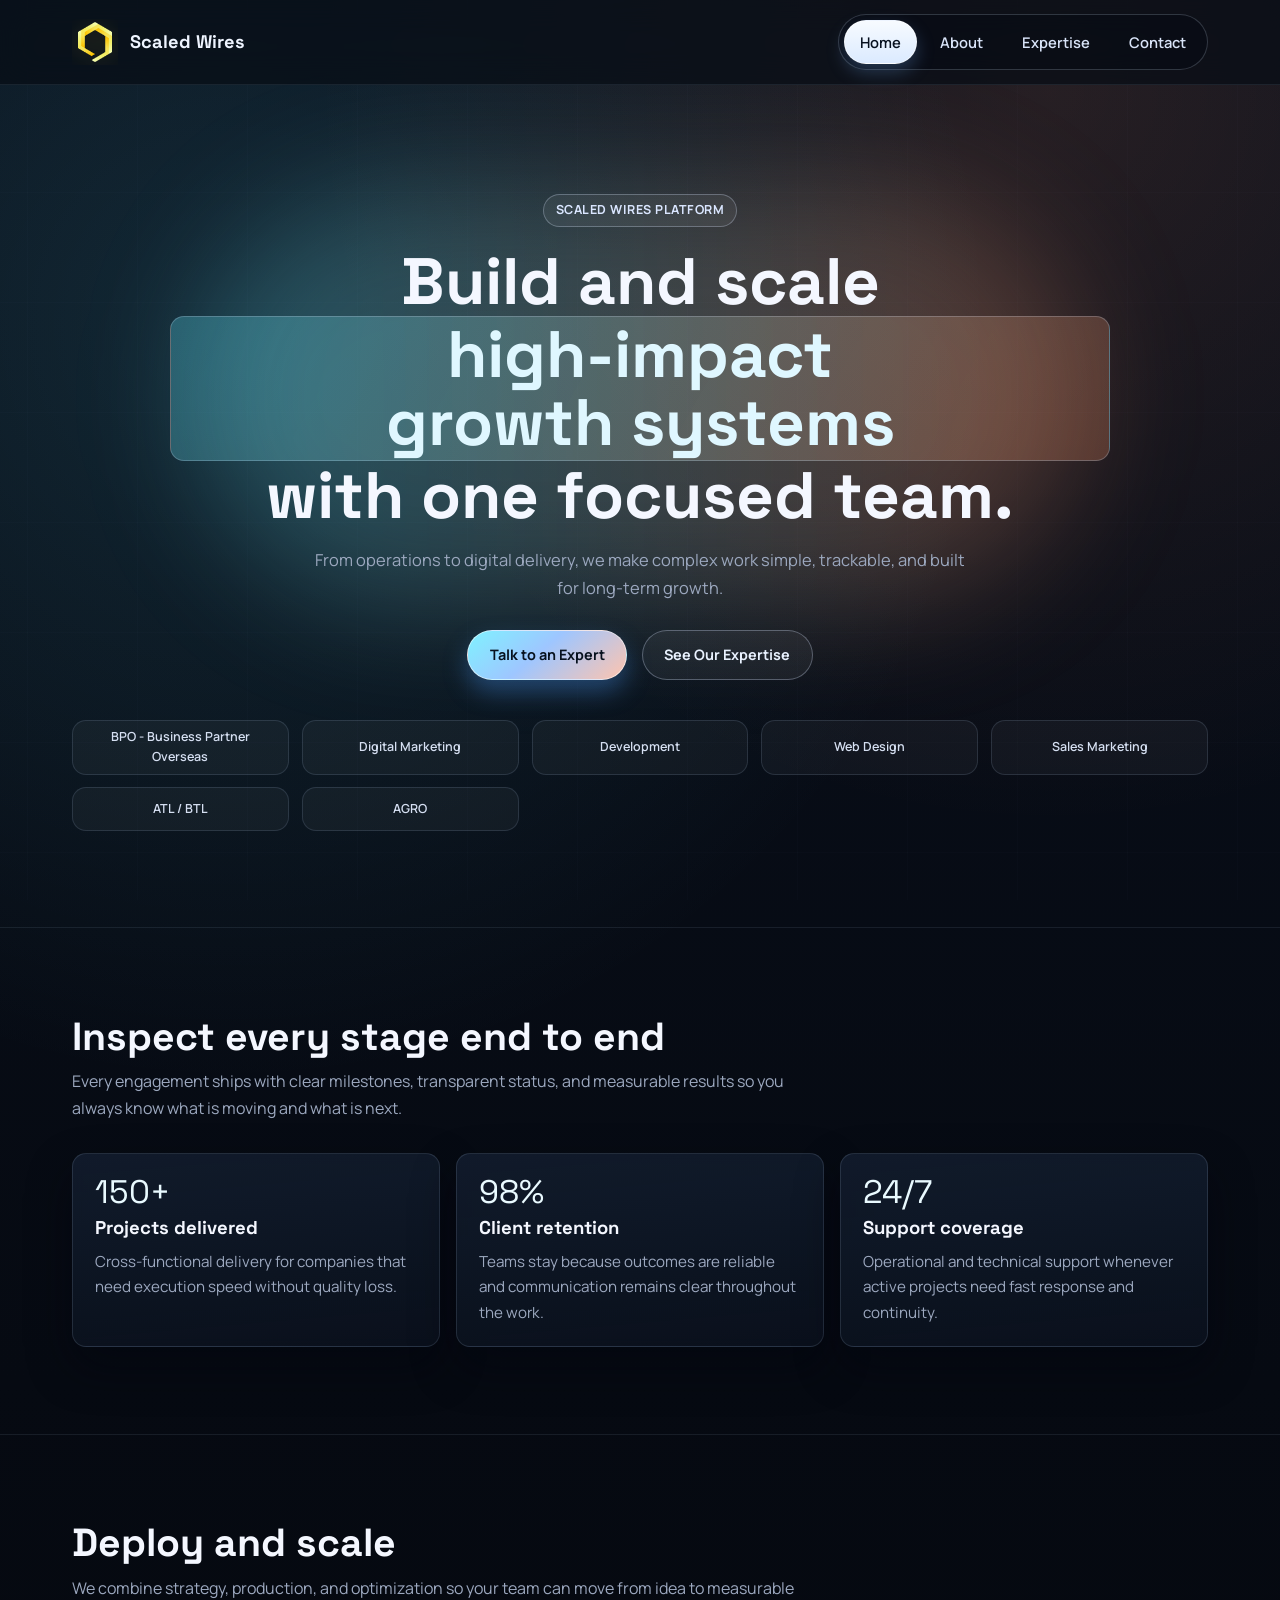
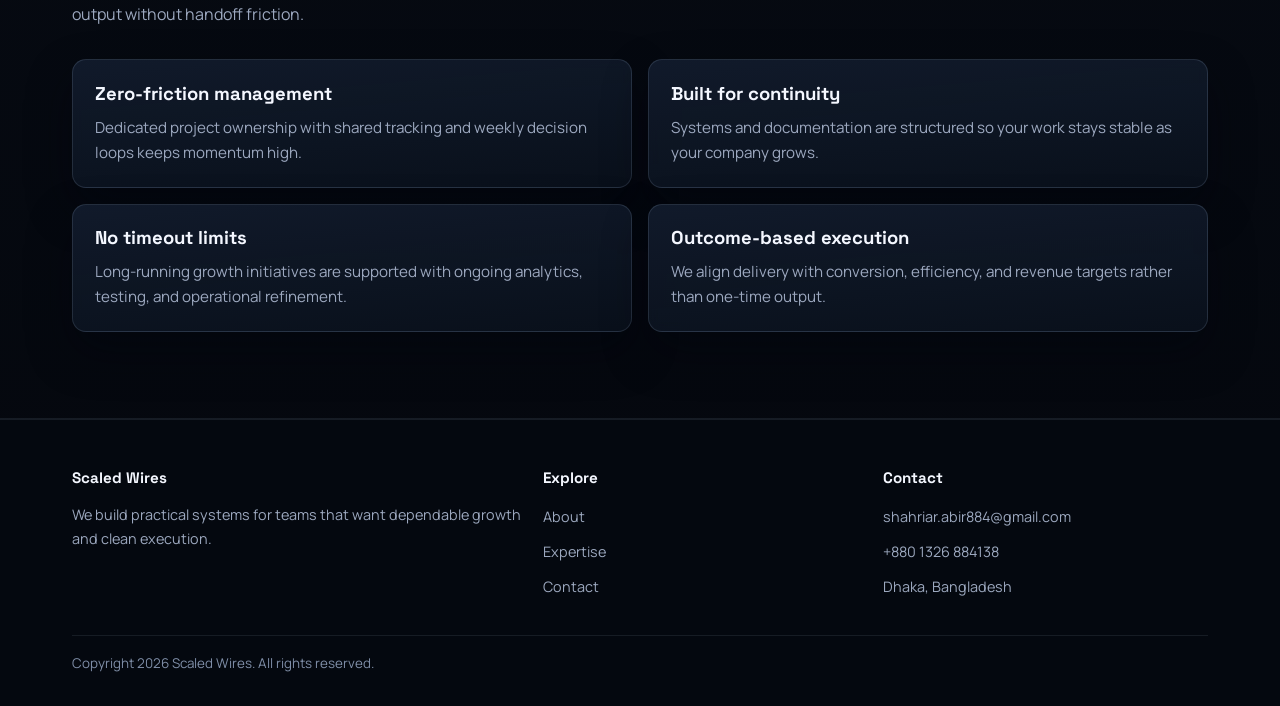
<file: index.html>
<!DOCTYPE html>
<html lang="en">
<head>
    <meta charset="UTF-8">
    <meta name="viewport" content="width=device-width, initial-scale=1.0">
    <title>Scaled Wires</title>
    <link rel="stylesheet" href="styles.css">
    <link rel="icon" type="image/png" href="photos/scaled wire.png">
</head>
<body>
    <header>
        <div class="container">
            <nav>
                <a class="logo" href="index.html"><span class="logo-mark" aria-hidden="true"><img src="photos/scaled wire.png" alt=""></span><span class="logo-text">Scaled Wires</span></a>
                <ul class="nav-links">
                    <li><a class="active" href="index.html">Home</a></li>
                    <li><a href="about.html">About</a></li>
                    <li><a href="expertise.html">Expertise</a></li>
                    <li><a href="contact.html">Contact</a></li>
                </ul>
            </nav>
        </div>
    </header>

    <main>
        <section class="hero section">
            <div class="container">
                <span class="eyebrow">Scaled Wires Platform</span>
                <h1>Build and scale <span class="highlight">high-impact growth systems</span> with one focused team.</h1>
                <p>From operations to digital delivery, we make complex work simple, trackable, and built for long-term growth.</p>
                <div class="button-row">
                    <a class="btn btn-primary" href="contact.html">Talk to an Expert</a>
                    <a class="btn btn-secondary" href="expertise.html">See Our Expertise</a>
                </div>
                <div class="logo-row scroll-animation">
                    <div class="logo-chip">BPO - Business Partner Overseas</div>
                    <div class="logo-chip">Digital Marketing</div>
                    <div class="logo-chip">Development</div>
                    <div class="logo-chip">Web Design</div>
                    <div class="logo-chip">Sales Marketing</div>
                    <div class="logo-chip">ATL / BTL</div>
                    <div class="logo-chip">AGRO</div>
                </div>
            </div>
        </section>

        <section class="section">
            <div class="container">
                <div class="section-head scroll-animation">
                    <h2>Inspect every stage end to end</h2>
                    <p>Every engagement ships with clear milestones, transparent status, and measurable results so you always know what is moving and what is next.</p>
                </div>
                <div class="grid-3">
                    <article class="card scroll-animation">
                        <div class="stat">150+</div>
                        <h3>Projects delivered</h3>
                        <p>Cross-functional delivery for companies that need execution speed without quality loss.</p>
                    </article>
                    <article class="card scroll-animation">
                        <div class="stat">98%</div>
                        <h3>Client retention</h3>
                        <p>Teams stay because outcomes are reliable and communication remains clear throughout the work.</p>
                    </article>
                    <article class="card scroll-animation">
                        <div class="stat">24/7</div>
                        <h3>Support coverage</h3>
                        <p>Operational and technical support whenever active projects need fast response and continuity.</p>
                    </article>
                </div>
            </div>
        </section>

        <section class="section">
            <div class="container">
                <div class="section-head scroll-animation">
                    <h2>Deploy and scale</h2>
                    <p>We combine strategy, production, and optimization so your team can move from idea to measurable output without handoff friction.</p>
                </div>
                <div class="grid-2">
                    <article class="card scroll-animation">
                        <h3>Zero-friction management</h3>
                        <p>Dedicated project ownership with shared tracking and weekly decision loops keeps momentum high.</p>
                    </article>
                    <article class="card scroll-animation">
                        <h3>Built for continuity</h3>
                        <p>Systems and documentation are structured so your work stays stable as your company grows.</p>
                    </article>
                    <article class="card scroll-animation">
                        <h3>No timeout limits</h3>
                        <p>Long-running growth initiatives are supported with ongoing analytics, testing, and operational refinement.</p>
                    </article>
                    <article class="card scroll-animation">
                        <h3>Outcome-based execution</h3>
                        <p>We align delivery with conversion, efficiency, and revenue targets rather than one-time output.</p>
                    </article>
                </div>
            </div>
        </section>
    </main>

    <footer>
        <div class="container">
            <div class="footer-grid">
                <section>
                    <h3 class="footer-title">Scaled Wires</h3>
                    <p class="footer-muted">We build practical systems for teams that want dependable growth and clean execution.</p>
                </section>
                <section>
                    <h3 class="footer-title">Explore</h3>
                    <ul class="footer-links">
                        <li><a href="about.html">About</a></li>
                        <li><a href="expertise.html">Expertise</a></li>
                        <li><a href="contact.html">Contact</a></li>
                    </ul>
                </section>
                <section>
                    <h3 class="footer-title">Contact</h3>
                    <ul class="footer-links">
                        <li><a href="mailto:shahriar.abir884@gmail.com">shahriar.abir884@gmail.com</a></li>
                        <li><a href="tel:+8801326884138">+880 1326 884138</a></li>
                        <li><span class="footer-muted">Dhaka, Bangladesh</span></li>
                    </ul>
                </section>
            </div>
            <div class="footer-bottom">Copyright 2026 Scaled Wires. All rights reserved.</div>
        </div>
    </footer>

    <script>
        const observer = new IntersectionObserver((entries) => {
            entries.forEach((entry) => {
                if (entry.isIntersecting) {
                    entry.target.classList.add("visible");
                    observer.unobserve(entry.target);
                }
            });
        }, { threshold: 0.15 });

        document.querySelectorAll(".scroll-animation").forEach((element) => observer.observe(element));
    </script>
</body>
</html>
</file>
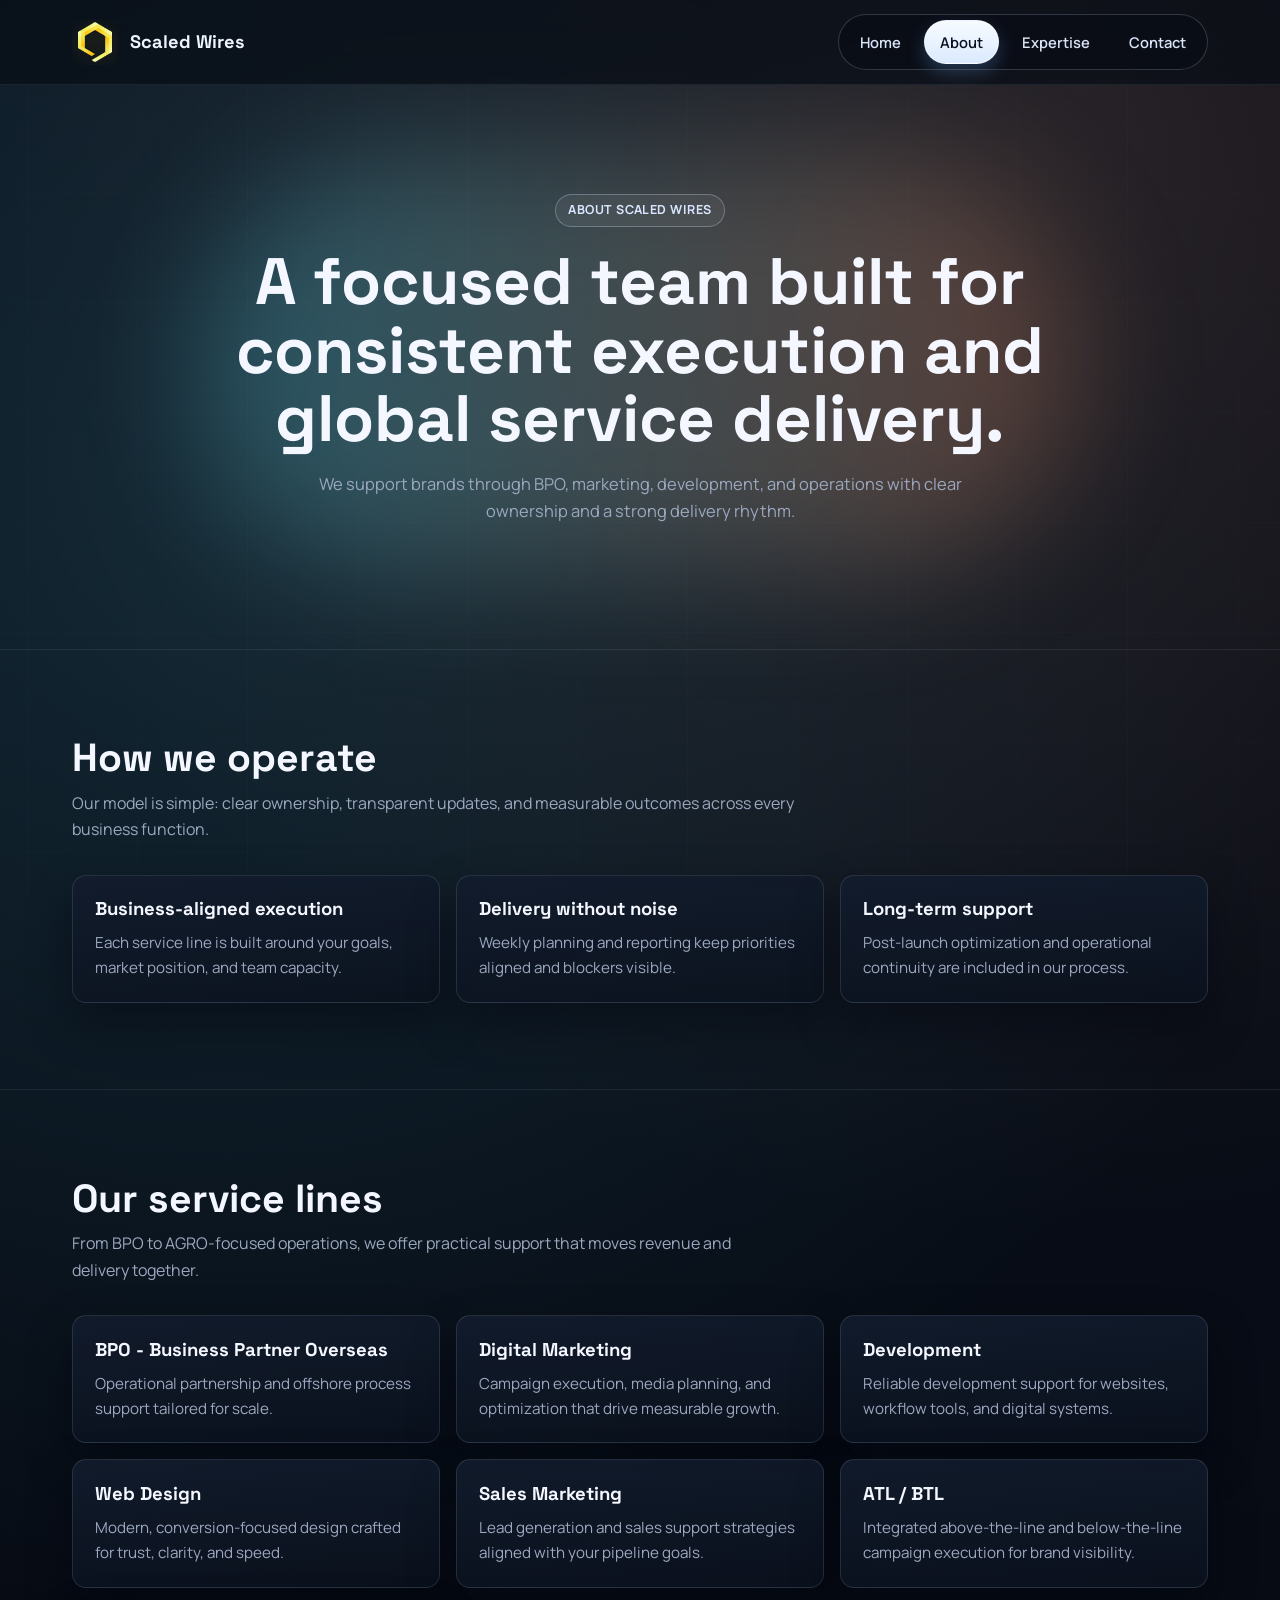
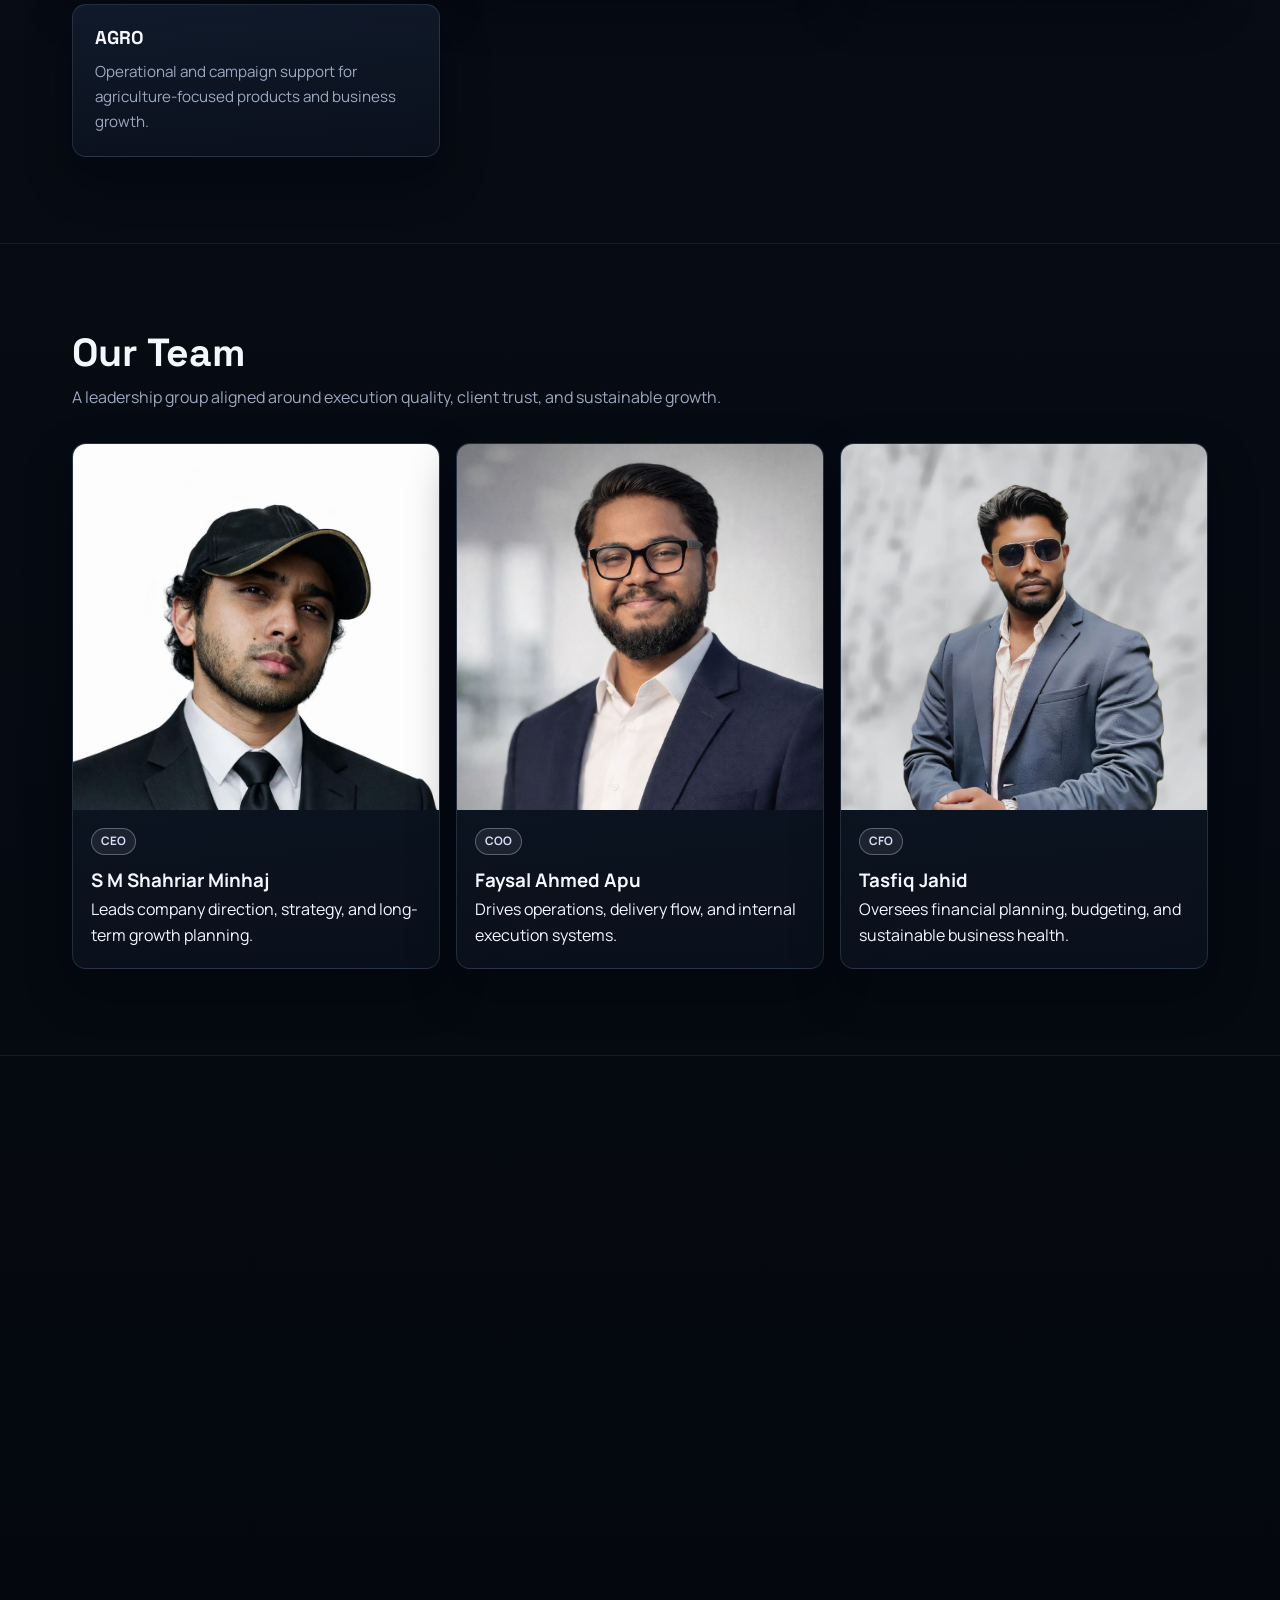
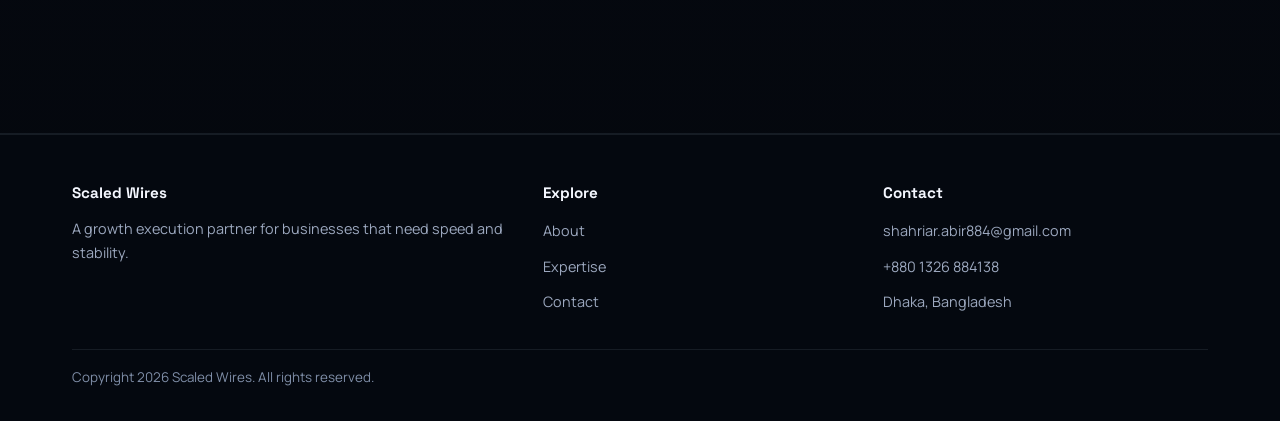
<file: about.html>
<!DOCTYPE html>
<html lang="en">
<head>
    <meta charset="UTF-8">
    <meta name="viewport" content="width=device-width, initial-scale=1.0">
    <title>About - Scaled Wires</title>
    <link rel="stylesheet" href="styles.css">
    <link rel="icon" type="image/png" href="photos/scaled wire.png">
</head>
<body>
    <header>
        <div class="container">
            <nav>
                <a class="logo" href="index.html"><span class="logo-mark" aria-hidden="true"><img src="photos/scaled wire.png" alt=""></span><span class="logo-text">Scaled Wires</span></a>
                <ul class="nav-links">
                    <li><a href="index.html">Home</a></li>
                    <li><a class="active" href="about.html">About</a></li>
                    <li><a href="expertise.html">Expertise</a></li>
                    <li><a href="contact.html">Contact</a></li>
                </ul>
            </nav>
        </div>
    </header>

    <main>
        <section class="hero section">
            <div class="container">
                <span class="eyebrow">About Scaled Wires</span>
                <h1>A focused team built for consistent execution and global service delivery.</h1>
                <p>We support brands through BPO, marketing, development, and operations with clear ownership and a strong delivery rhythm.</p>
            </div>
        </section>

        <section class="section">
            <div class="container">
                <div class="section-head scroll-animation">
                    <h2>How we operate</h2>
                    <p>Our model is simple: clear ownership, transparent updates, and measurable outcomes across every business function.</p>
                </div>
                <div class="grid-3">
                    <article class="card scroll-animation">
                        <h3>Business-aligned execution</h3>
                        <p>Each service line is built around your goals, market position, and team capacity.</p>
                    </article>
                    <article class="card scroll-animation">
                        <h3>Delivery without noise</h3>
                        <p>Weekly planning and reporting keep priorities aligned and blockers visible.</p>
                    </article>
                    <article class="card scroll-animation">
                        <h3>Long-term support</h3>
                        <p>Post-launch optimization and operational continuity are included in our process.</p>
                    </article>
                </div>
            </div>
        </section>

        <section class="section">
            <div class="container">
                <div class="section-head scroll-animation">
                    <h2>Our service lines</h2>
                    <p>From BPO to AGRO-focused operations, we offer practical support that moves revenue and delivery together.</p>
                </div>
                <div class="grid-3">
                    <article class="card scroll-animation">
                        <h3>BPO - Business Partner Overseas</h3>
                        <p>Operational partnership and offshore process support tailored for scale.</p>
                    </article>
                    <article class="card scroll-animation">
                        <h3>Digital Marketing</h3>
                        <p>Campaign execution, media planning, and optimization that drive measurable growth.</p>
                    </article>
                    <article class="card scroll-animation">
                        <h3>Development</h3>
                        <p>Reliable development support for websites, workflow tools, and digital systems.</p>
                    </article>
                    <article class="card scroll-animation">
                        <h3>Web Design</h3>
                        <p>Modern, conversion-focused design crafted for trust, clarity, and speed.</p>
                    </article>
                    <article class="card scroll-animation">
                        <h3>Sales Marketing</h3>
                        <p>Lead generation and sales support strategies aligned with your pipeline goals.</p>
                    </article>
                    <article class="card scroll-animation">
                        <h3>ATL / BTL</h3>
                        <p>Integrated above-the-line and below-the-line campaign execution for brand visibility.</p>
                    </article>
                    <article class="card scroll-animation">
                        <h3>AGRO</h3>
                        <p>Operational and campaign support for agriculture-focused products and business growth.</p>
                    </article>
                </div>
            </div>
        </section>

        <section class="section">
            <div class="container">
                <div class="section-head scroll-animation">
                    <h2>Our Team</h2>
                    <p>A leadership group aligned around execution quality, client trust, and sustainable growth.</p>
                </div>
                <div class="team-grid">
                    <article class="team-card scroll-animation">
                        <img class="team-photo team-photo-ceo" src="photos/S M Shahriar Minhaj — CEO.jpeg" alt="S M Shahriar Minhaj">
                        <div class="team-body">
                            <span class="team-role">CEO</span>
                            <h3>S M Shahriar Minhaj</h3>
                            <p>Leads company direction, strategy, and long-term growth planning.</p>
                        </div>
                    </article>
                    <article class="team-card scroll-animation">
                        <img class="team-photo" src="photos/Faysal Ahmed Apu — COO.jpeg" alt="Faysal Ahmed Apu">
                        <div class="team-body">
                            <span class="team-role">COO</span>
                            <h3>Faysal Ahmed Apu</h3>
                            <p>Drives operations, delivery flow, and internal execution systems.</p>
                        </div>
                    </article>
                    <article class="team-card scroll-animation">
                        <img class="team-photo" src="photos/Tasfiq Jahid — CFO.png" alt="Tasfiq Jahid">
                        <div class="team-body">
                            <span class="team-role">CFO</span>
                            <h3>Tasfiq Jahid</h3>
                            <p>Oversees financial planning, budgeting, and sustainable business health.</p>
                        </div>
                    </article>
                </div>
            </div>
        </section>

        <section class="section">
            <div class="container">
                <div class="section-head scroll-animation">
                    <h2>Our partners</h2>
                    <p>Trusted partners we collaborate with across property, automotive, services, and business operations.</p>
                </div>
                <div class="partners-grid">
                    <article class="partner-card scroll-animation">
                        <h3>Golden Gates Home Solution</h3>
                    </article>
                    <article class="partner-card scroll-animation">
                        <h3>Coral Coast Property LLC</h3>
                    </article>
                    <article class="partner-card scroll-animation">
                        <h3>AJ &amp; Sons Services</h3>
                    </article>
                    <article class="partner-card scroll-animation">
                        <h3>WAR3</h3>
                    </article>
                    <article class="partner-card scroll-animation">
                        <h3>LNB Auto Mobiles</h3>
                    </article>
                </div>
            </div>
        </section>
    </main>

    <footer>
        <div class="container">
            <div class="footer-grid">
                <section>
                    <h3 class="footer-title">Scaled Wires</h3>
                    <p class="footer-muted">A growth execution partner for businesses that need speed and stability.</p>
                </section>
                <section>
                    <h3 class="footer-title">Explore</h3>
                    <ul class="footer-links">
                        <li><a href="about.html">About</a></li>
                        <li><a href="expertise.html">Expertise</a></li>
                        <li><a href="contact.html">Contact</a></li>
                    </ul>
                </section>
                <section>
                    <h3 class="footer-title">Contact</h3>
                    <ul class="footer-links">
                        <li><a href="mailto:shahriar.abir884@gmail.com">shahriar.abir884@gmail.com</a></li>
                        <li><a href="tel:+8801326884138">+880 1326 884138</a></li>
                        <li><span class="footer-muted">Dhaka, Bangladesh</span></li>
                    </ul>
                </section>
            </div>
            <div class="footer-bottom">Copyright 2026 Scaled Wires. All rights reserved.</div>
        </div>
    </footer>

    <script>
        const observer = new IntersectionObserver((entries) => {
            entries.forEach((entry) => {
                if (entry.isIntersecting) {
                    entry.target.classList.add("visible");
                    observer.unobserve(entry.target);
                }
            });
        }, { threshold: 0.15 });

        document.querySelectorAll(".scroll-animation").forEach((element) => observer.observe(element));
    </script>
</body>
</html>
</file>
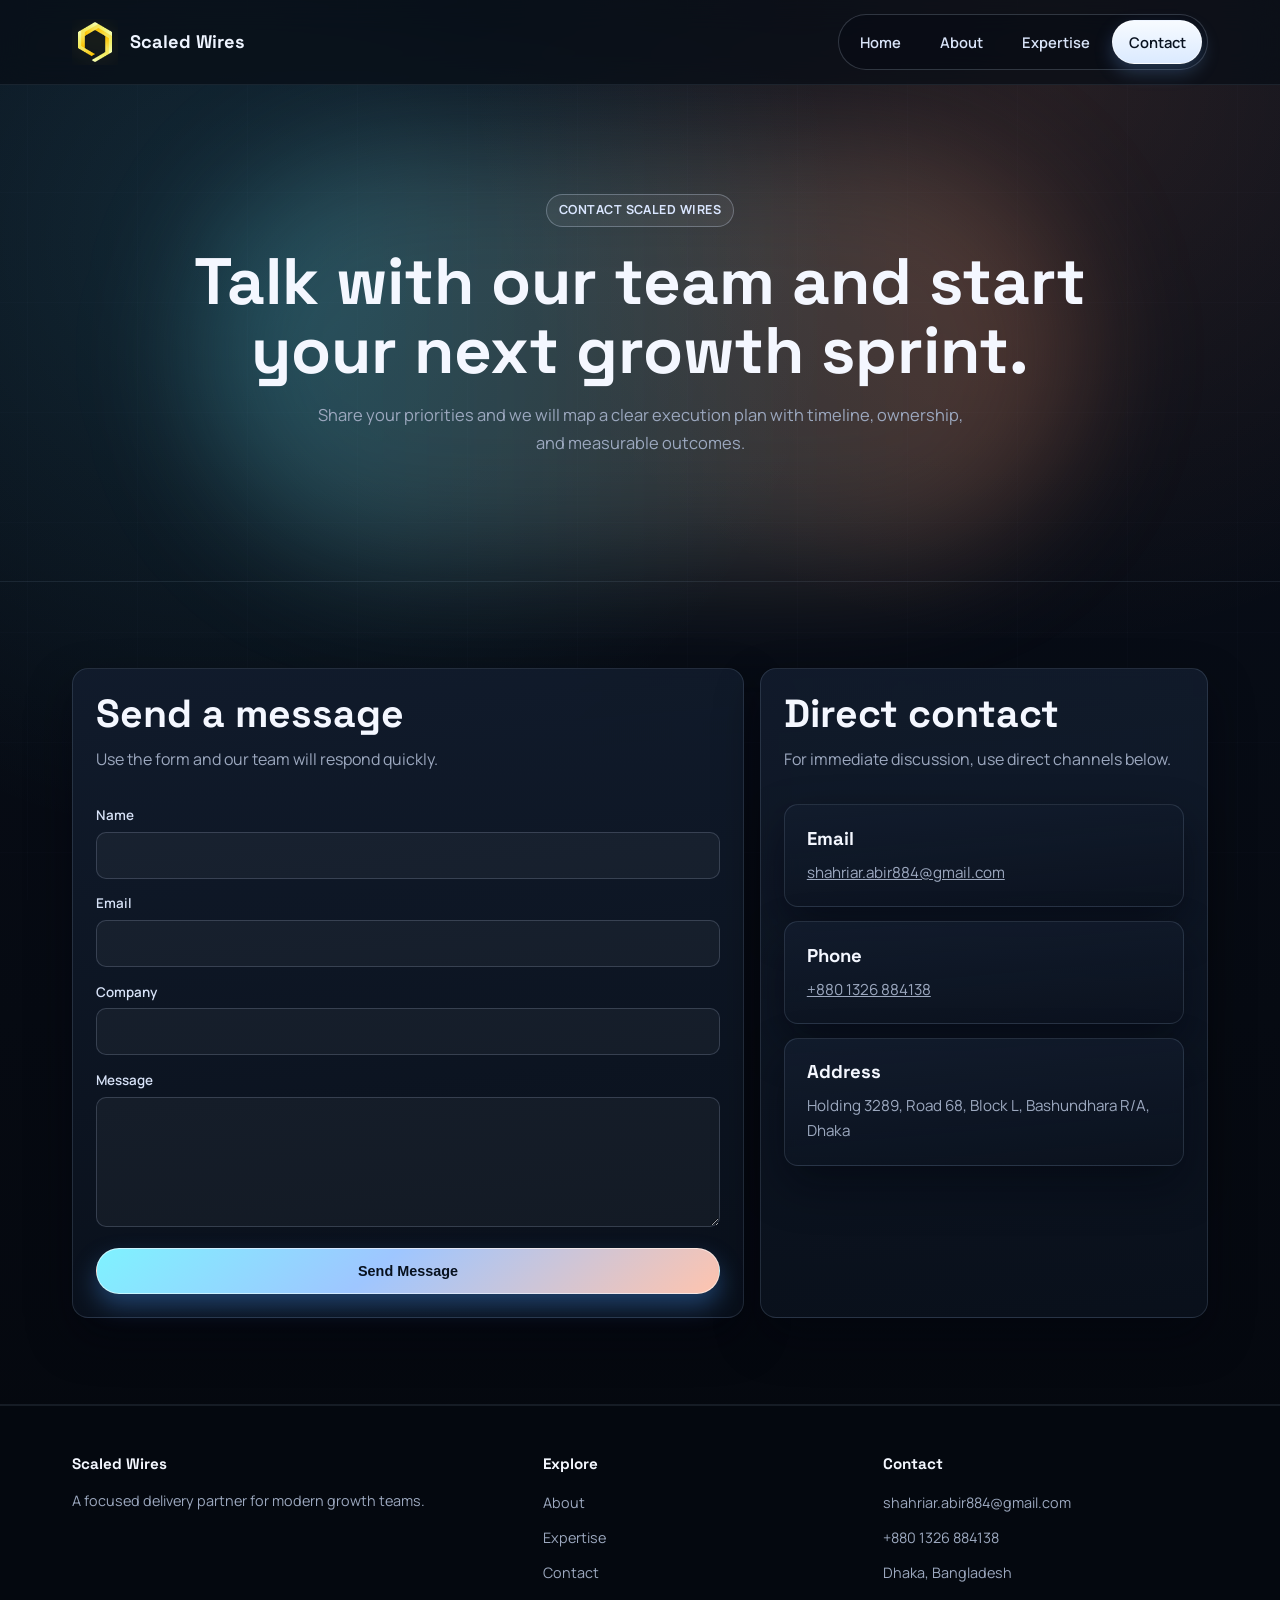
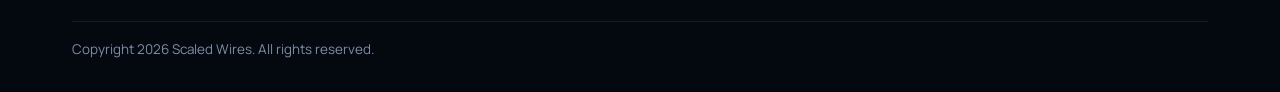
<file: contact.html>
<!DOCTYPE html>
<html lang="en">
<head>
    <meta charset="UTF-8">
    <meta name="viewport" content="width=device-width, initial-scale=1.0">
    <title>Contact - Scaled Wires</title>
    <link rel="stylesheet" href="styles.css">
    <link rel="icon" type="image/png" href="photos/scaled wire.png">
</head>
<body>
    <header>
        <div class="container">
            <nav>
                <a class="logo" href="index.html"><span class="logo-mark" aria-hidden="true"><img src="photos/scaled wire.png" alt=""></span><span class="logo-text">Scaled Wires</span></a>
                <ul class="nav-links">
                    <li><a href="index.html">Home</a></li>
                    <li><a href="about.html">About</a></li>
                    <li><a href="expertise.html">Expertise</a></li>
                    <li><a class="active" href="contact.html">Contact</a></li>
                </ul>
            </nav>
        </div>
    </header>

    <main>
        <section class="hero section">
            <div class="container">
                <span class="eyebrow">Contact Scaled Wires</span>
                <h1>Talk with our team and start your next growth sprint.</h1>
                <p>Share your priorities and we will map a clear execution plan with timeline, ownership, and measurable outcomes.</p>
            </div>
        </section>

        <section class="section">
            <div class="container">
                <div class="contact-grid">
                    <article class="panel scroll-animation">
                        <div class="section-head">
                            <h2>Send a message</h2>
                            <p>Use the form and our team will respond quickly.</p>
                        </div>
                        <form class="form-grid" id="contactForm">
                            <div>
                                <label for="name">Name</label>
                                <input id="name" name="name" type="text" required>
                            </div>
                            <div>
                                <label for="email">Email</label>
                                <input id="email" name="email" type="email" required>
                            </div>
                            <div>
                                <label for="company">Company</label>
                                <input id="company" name="company" type="text">
                            </div>
                            <div>
                                <label for="message">Message</label>
                                <textarea id="message" name="message" required></textarea>
                            </div>
                            <button class="btn btn-primary" type="submit">Send Message</button>
                        </form>
                    </article>
                    <article class="panel scroll-animation">
                        <div class="section-head">
                            <h2>Direct contact</h2>
                            <p>For immediate discussion, use direct channels below.</p>
                        </div>
                        <div class="form-grid">
                            <div class="card">
                                <h3>Email</h3>
                                <p><a href="mailto:shahriar.abir884@gmail.com">shahriar.abir884@gmail.com</a></p>
                            </div>
                            <div class="card">
                                <h3>Phone</h3>
                                <p><a href="tel:+8801326884138">+880 1326 884138</a></p>
                            </div>
                            <div class="card">
                                <h3>Address</h3>
                                <p>Holding 3289, Road 68, Block L, Bashundhara R/A, Dhaka</p>
                            </div>
                        </div>
                    </article>
                </div>
            </div>
        </section>
    </main>

    <footer>
        <div class="container">
            <div class="footer-grid">
                <section>
                    <h3 class="footer-title">Scaled Wires</h3>
                    <p class="footer-muted">A focused delivery partner for modern growth teams.</p>
                </section>
                <section>
                    <h3 class="footer-title">Explore</h3>
                    <ul class="footer-links">
                        <li><a href="about.html">About</a></li>
                        <li><a href="expertise.html">Expertise</a></li>
                        <li><a href="contact.html">Contact</a></li>
                    </ul>
                </section>
                <section>
                    <h3 class="footer-title">Contact</h3>
                    <ul class="footer-links">
                        <li><a href="mailto:shahriar.abir884@gmail.com">shahriar.abir884@gmail.com</a></li>
                        <li><a href="tel:+8801326884138">+880 1326 884138</a></li>
                        <li><span class="footer-muted">Dhaka, Bangladesh</span></li>
                    </ul>
                </section>
            </div>
            <div class="footer-bottom">Copyright 2026 Scaled Wires. All rights reserved.</div>
        </div>
    </footer>

    <script>
        document.getElementById("contactForm").addEventListener("submit", function(event) {
            event.preventDefault();
            alert("Thanks. Your message has been sent.");
            this.reset();
        });

        const observer = new IntersectionObserver((entries) => {
            entries.forEach((entry) => {
                if (entry.isIntersecting) {
                    entry.target.classList.add("visible");
                    observer.unobserve(entry.target);
                }
            });
        }, { threshold: 0.15 });

        document.querySelectorAll(".scroll-animation").forEach((element) => observer.observe(element));
    </script>
</body>
</html>
</file>
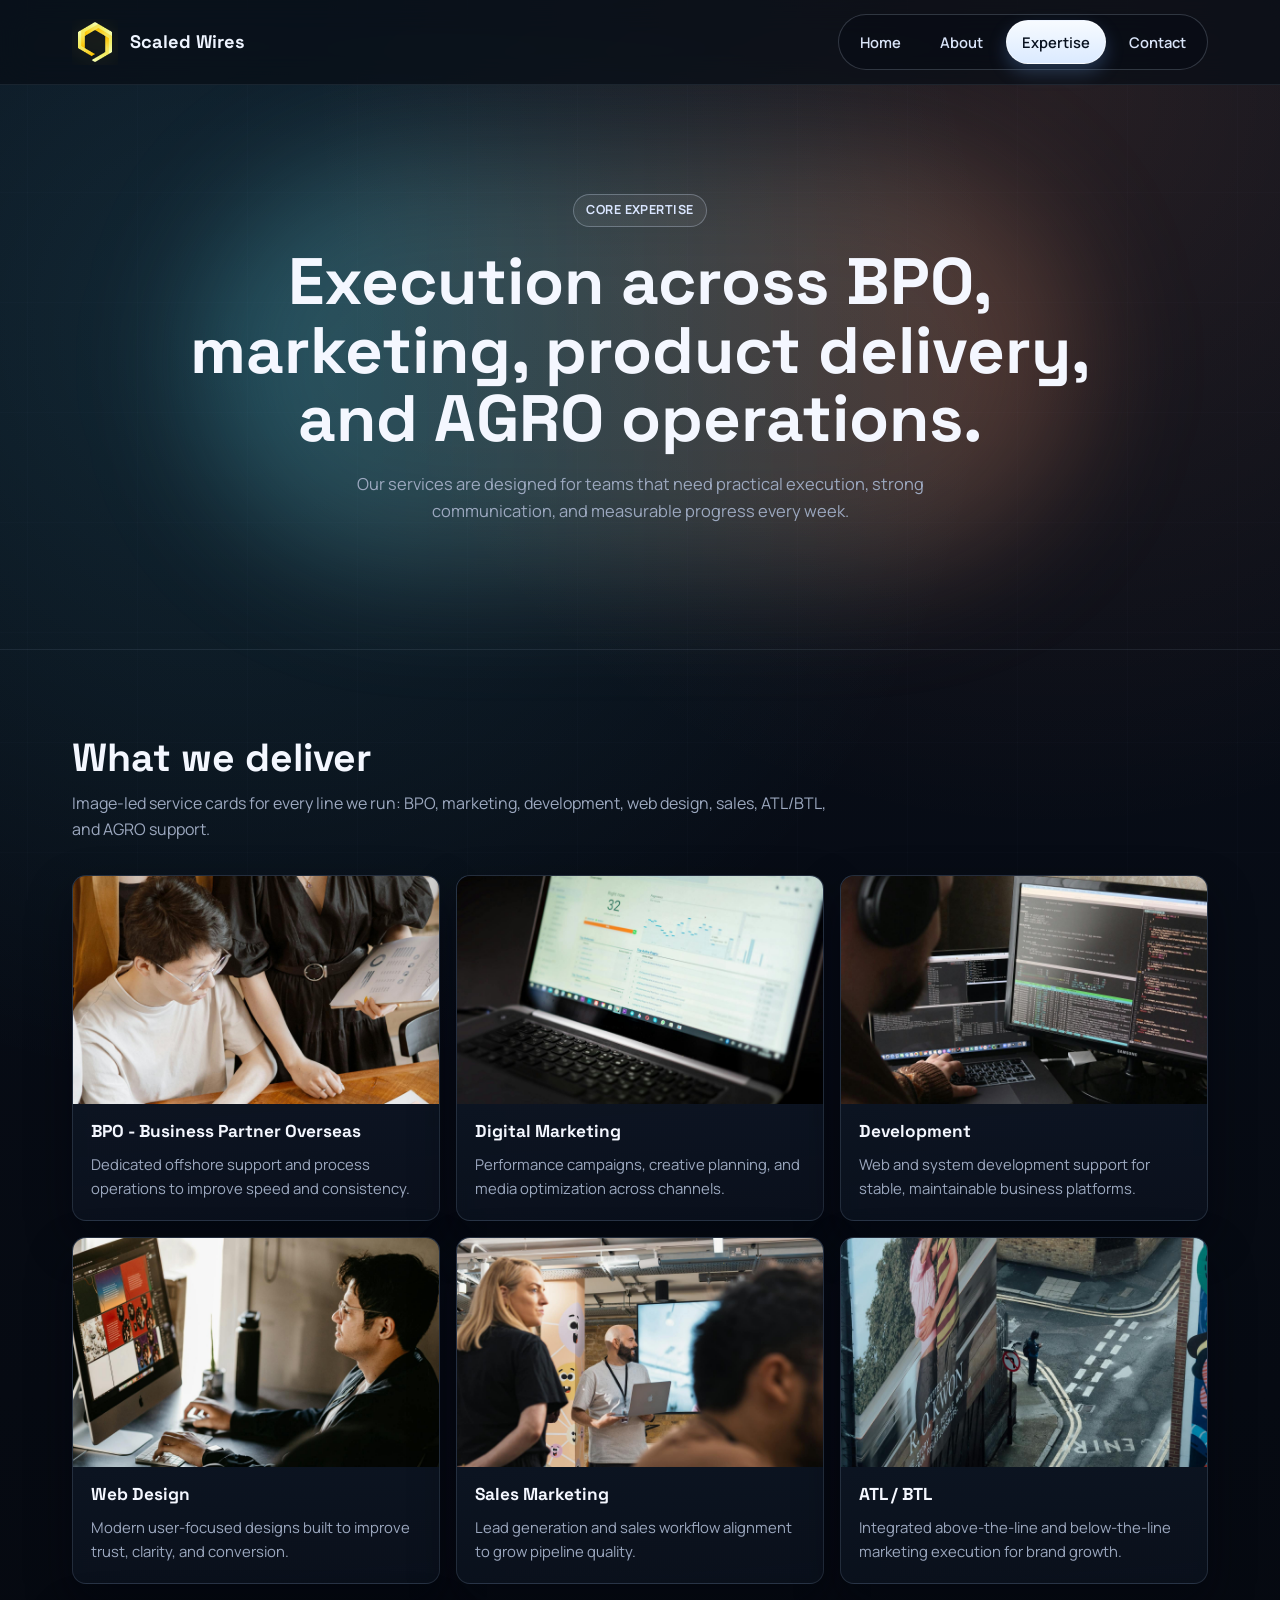
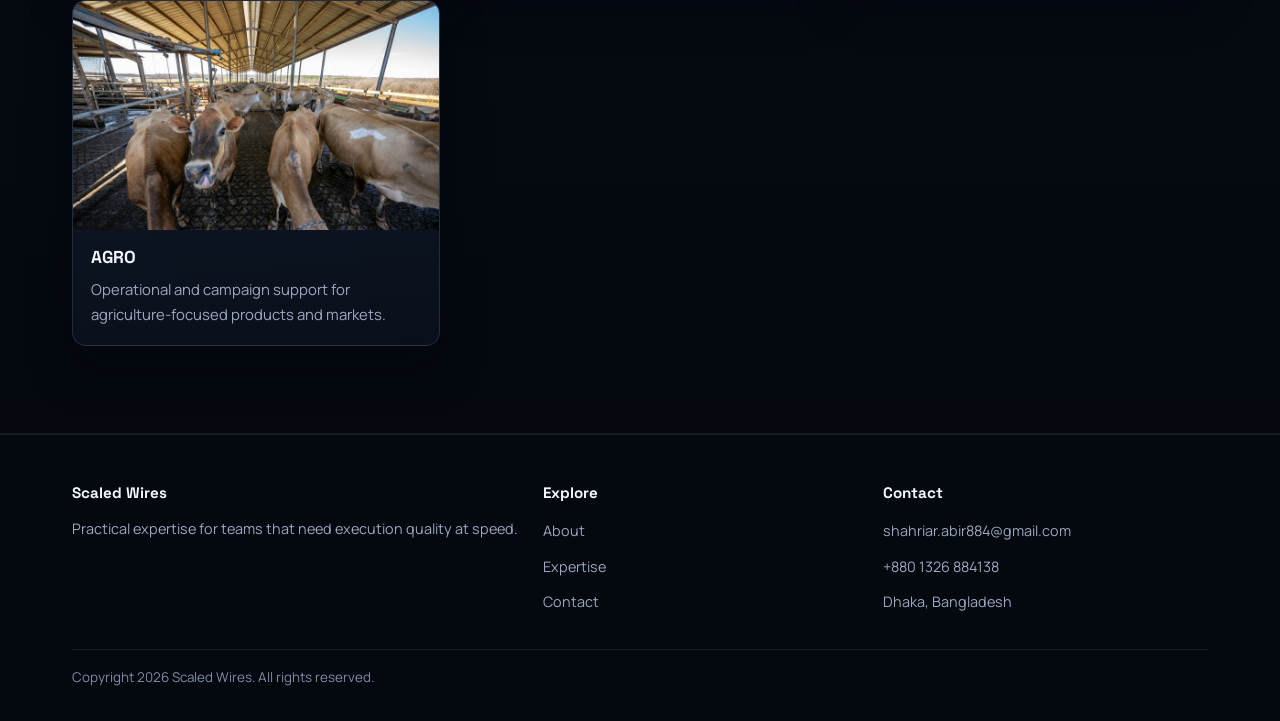
<file: expertise.html>
<!DOCTYPE html>
<html lang="en">
<head>
    <meta charset="UTF-8">
    <meta name="viewport" content="width=device-width, initial-scale=1.0">
    <title>Expertise - Scaled Wires</title>
    <link rel="stylesheet" href="styles.css">
    <link rel="icon" type="image/png" href="photos/scaled wire.png">
</head>
<body>
    <header>
        <div class="container">
            <nav>
                <a class="logo" href="index.html"><span class="logo-mark" aria-hidden="true"><img src="photos/scaled wire.png" alt=""></span><span class="logo-text">Scaled Wires</span></a>
                <ul class="nav-links">
                    <li><a href="index.html">Home</a></li>
                    <li><a href="about.html">About</a></li>
                    <li><a class="active" href="expertise.html">Expertise</a></li>
                    <li><a href="contact.html">Contact</a></li>
                </ul>
            </nav>
        </div>
    </header>

    <main>
        <section class="hero section">
            <div class="container">
                <span class="eyebrow">Core Expertise</span>
                <h1>Execution across BPO, marketing, product delivery, and AGRO operations.</h1>
                <p>Our services are designed for teams that need practical execution, strong communication, and measurable progress every week.</p>
            </div>
        </section>

        <section class="section">
            <div class="container">
                <div class="section-head scroll-animation">
                    <h2>What we deliver</h2>
                    <p>Image-led service cards for every line we run: BPO, marketing, development, web design, sales, ATL/BTL, and AGRO support.</p>
                </div>
                <div class="service-grid">
                    <article class="service-card scroll-animation">
                        <img class="service-image" src="photos/bpo-business-partner-overseas.jpg" alt="BPO service">
                        <div class="service-body">
                            <h3>BPO - Business Partner Overseas</h3>
                            <p>Dedicated offshore support and process operations to improve speed and consistency.</p>
                        </div>
                    </article>
                    <article class="service-card scroll-animation">
                        <img class="service-image" src="photos/digital-marketing.jpg" alt="Digital marketing service">
                        <div class="service-body">
                            <h3>Digital Marketing</h3>
                            <p>Performance campaigns, creative planning, and media optimization across channels.</p>
                        </div>
                    </article>
                    <article class="service-card scroll-animation">
                        <img class="service-image" src="photos/development.jpg" alt="Development service">
                        <div class="service-body">
                            <h3>Development</h3>
                            <p>Web and system development support for stable, maintainable business platforms.</p>
                        </div>
                    </article>
                    <article class="service-card scroll-animation">
                        <img class="service-image" src="photos/web-design.jpg" alt="Web design service">
                        <div class="service-body">
                            <h3>Web Design</h3>
                            <p>Modern user-focused designs built to improve trust, clarity, and conversion.</p>
                        </div>
                    </article>
                    <article class="service-card scroll-animation">
                        <img class="service-image" src="photos/sales-marketing.jpg" alt="Sales marketing service">
                        <div class="service-body">
                            <h3>Sales Marketing</h3>
                            <p>Lead generation and sales workflow alignment to grow pipeline quality.</p>
                        </div>
                    </article>
                    <article class="service-card scroll-animation">
                        <img class="service-image" src="photos/atl-btl.jpg" alt="ATL and BTL service">
                        <div class="service-body">
                            <h3>ATL / BTL</h3>
                            <p>Integrated above-the-line and below-the-line marketing execution for brand growth.</p>
                        </div>
                    </article>
                    <article class="service-card scroll-animation">
                        <img class="service-image" src="photos/agro.jpg" alt="Agro service">
                        <div class="service-body">
                            <h3>AGRO</h3>
                            <p>Operational and campaign support for agriculture-focused products and markets.</p>
                        </div>
                    </article>
                </div>
            </div>
        </section>
    </main>

    <footer>
        <div class="container">
            <div class="footer-grid">
                <section>
                    <h3 class="footer-title">Scaled Wires</h3>
                    <p class="footer-muted">Practical expertise for teams that need execution quality at speed.</p>
                </section>
                <section>
                    <h3 class="footer-title">Explore</h3>
                    <ul class="footer-links">
                        <li><a href="about.html">About</a></li>
                        <li><a href="expertise.html">Expertise</a></li>
                        <li><a href="contact.html">Contact</a></li>
                    </ul>
                </section>
                <section>
                    <h3 class="footer-title">Contact</h3>
                    <ul class="footer-links">
                        <li><a href="mailto:shahriar.abir884@gmail.com">shahriar.abir884@gmail.com</a></li>
                        <li><a href="tel:+8801326884138">+880 1326 884138</a></li>
                        <li><span class="footer-muted">Dhaka, Bangladesh</span></li>
                    </ul>
                </section>
            </div>
            <div class="footer-bottom">Copyright 2026 Scaled Wires. All rights reserved.</div>
        </div>
    </footer>

    <script>
        const observer = new IntersectionObserver((entries) => {
            entries.forEach((entry) => {
                if (entry.isIntersecting) {
                    entry.target.classList.add("visible");
                    observer.unobserve(entry.target);
                }
            });
        }, { threshold: 0.15 });

        document.querySelectorAll(".scroll-animation").forEach((element) => observer.observe(element));
    </script>
</body>
</html>
</file>
<file: styles.css>
@import url("https://fonts.googleapis.com/css2?family=Manrope:wght@400;500;600;700;800&family=Space+Grotesk:wght@500;600;700&display=swap");

* {
    margin: 0;
    padding: 0;
    box-sizing: border-box;
}

:root {
    --bg: #070b14;
    --bg-soft: #0d1320;
    --panel: rgba(16, 24, 39, 0.72);
    --panel-strong: rgba(11, 19, 33, 0.92);
    --text: #f4f7ff;
    --muted: #9ca8bf;
    --line: rgba(151, 169, 199, 0.18);
    --line-soft: rgba(151, 169, 199, 0.12);
    --accent: #5ee9ff;
    --accent-soft: rgba(94, 233, 255, 0.22);
    --accent-warm: #ff9466;
    --shadow: 0 20px 45px rgba(1, 5, 13, 0.45);
}

html {
    scroll-behavior: smooth;
}

body {
    font-family: "Manrope", sans-serif;
    color: var(--text);
    line-height: 1.65;
    overflow-x: hidden;
    background:
        radial-gradient(circle at 18% 14%, rgba(94, 233, 255, 0.12), transparent 34%),
        radial-gradient(circle at 82% 4%, rgba(255, 148, 102, 0.12), transparent 30%),
        linear-gradient(180deg, #090f1b 0%, #060a12 60%, #04070d 100%);
}

body::before {
    content: "";
    position: fixed;
    inset: 0;
    background-image:
        linear-gradient(0deg, transparent 24%, rgba(175, 192, 219, 0.05) 25%, transparent 26%),
        linear-gradient(90deg, transparent 24%, rgba(175, 192, 219, 0.05) 25%, transparent 26%);
    background-size: 110px 110px;
    opacity: 0.38;
    pointer-events: none;
    z-index: -1;
}

a {
    color: inherit;
}

.container {
    max-width: 1200px;
    margin: 0 auto;
    padding: 0 2rem;
}

header {
    position: sticky;
    top: 0;
    z-index: 30;
    border-bottom: 1px solid var(--line-soft);
    backdrop-filter: blur(16px);
    background: rgba(8, 13, 22, 0.72);
}

nav {
    min-height: 84px;
    display: flex;
    justify-content: space-between;
    align-items: center;
    gap: 1rem;
}

.logo {
    text-decoration: none;
    display: inline-flex;
    align-items: center;
    gap: 0.75rem;
    font-family: "Space Grotesk", sans-serif;
    letter-spacing: 0;
    min-width: 0;
}

.logo-mark {
    display: inline-flex;
    align-items: center;
    justify-content: center;
    width: 46px;
    height: 46px;
    overflow: hidden;
    background: transparent;
}

.logo-mark img {
    display: block;
    width: 40px;
    height: 40px;
    object-fit: contain;
    filter: drop-shadow(0 4px 10px rgba(255, 198, 22, 0.18));
}

.logo-text {
    color: #eef4ff;
    font-size: 1.14rem;
    font-weight: 800;
    line-height: 1.1;
}

.nav-links {
    list-style: none;
    display: flex;
    align-items: center;
    gap: 0.4rem;
    padding: 0.33rem;
    border-radius: 999px;
    border: 1px solid rgba(210, 223, 246, 0.2);
    background: rgba(6, 11, 20, 0.5);
}

.nav-links a {
    display: inline-flex;
    align-items: center;
    justify-content: center;
    min-height: 40px;
    padding: 0.55rem 0.95rem;
    text-decoration: none;
    border-radius: 999px;
    color: #d9e4f8;
    font-size: 0.92rem;
    font-weight: 600;
    border: 1px solid transparent;
    transition: all 0.25s ease;
}

.nav-links a:hover {
    color: #ffffff;
    border-color: rgba(206, 220, 246, 0.26);
    background: rgba(255, 255, 255, 0.08);
}

.nav-links a.active {
    color: #08111f;
    border-color: rgba(255, 255, 255, 0.5);
    background: linear-gradient(180deg, #f7fbff 0%, #dbeaff 100%);
    box-shadow: 0 8px 18px rgba(117, 178, 255, 0.25);
}

.btn {
    display: inline-flex;
    align-items: center;
    justify-content: center;
    gap: 0.45rem;
    min-height: 46px;
    text-decoration: none;
    border-radius: 999px;
    padding: 0.78rem 1.34rem;
    font-size: 0.9rem;
    font-weight: 700;
    transition: transform 0.25s ease, box-shadow 0.25s ease, border-color 0.25s ease;
}

.btn:hover {
    transform: translateY(-2px);
}

.btn-primary {
    color: #07111e;
    border: 1px solid rgba(255, 255, 255, 0.56);
    background: linear-gradient(140deg, #7ff2ff 0%, #9ec6ff 45%, #ffc4ae 100%);
    box-shadow: 0 12px 24px rgba(72, 156, 255, 0.34);
}

.btn-primary:hover {
    box-shadow: 0 16px 28px rgba(92, 184, 255, 0.42);
}

.btn-secondary {
    color: #e9f2ff;
    border: 1px solid rgba(207, 221, 245, 0.32);
    background: rgba(255, 255, 255, 0.05);
}

.btn-secondary:hover {
    border-color: rgba(207, 221, 245, 0.52);
    box-shadow: 0 10px 18px rgba(7, 14, 25, 0.4);
}

.btn-tiny {
    min-height: 38px;
    font-size: 0.75rem;
    padding: 0.45rem 0.82rem;
}

main {
    position: relative;
}

.section {
    padding: 5.4rem 0;
    border-bottom: 1px solid var(--line-soft);
}

.hero {
    position: relative;
    text-align: center;
    padding: 6.8rem 0 6rem;
}

.hero::before {
    content: "";
    position: absolute;
    top: 12%;
    left: 50%;
    width: min(880px, 88vw);
    height: 420px;
    transform: translateX(-50%);
    border-radius: 999px;
    filter: blur(60px);
    background: linear-gradient(90deg, rgba(94, 233, 255, 0.24), rgba(255, 148, 102, 0.24));
    pointer-events: none;
    z-index: -1;
}

.eyebrow {
    display: inline-flex;
    align-items: center;
    justify-content: center;
    min-height: 32px;
    border-radius: 999px;
    border: 1px solid rgba(212, 226, 247, 0.3);
    background: rgba(255, 255, 255, 0.06);
    color: #dae6ff;
    font-size: 0.78rem;
    font-weight: 700;
    letter-spacing: 0.03rem;
    text-transform: uppercase;
    padding: 0.32rem 0.75rem;
}

.hero h1 {
    max-width: 940px;
    margin: 1.3rem auto 1.1rem;
    font-family: "Space Grotesk", sans-serif;
    font-size: clamp(2.2rem, 7vw, 4.1rem);
    line-height: 1.04;
    letter-spacing: 0;
    text-wrap: balance;
}

.highlight {
    color: #dff7ff;
    background: linear-gradient(120deg, rgba(94, 233, 255, 0.27), rgba(255, 148, 102, 0.24));
    border-radius: 14px;
    padding: 0.05em 0.34em;
    border: 1px solid rgba(202, 222, 248, 0.25);
    display: inline-block;
}

.hero p {
    max-width: 660px;
    margin: 0 auto 1.8rem;
    color: var(--muted);
    font-size: 1.03rem;
}

.button-row {
    display: flex;
    justify-content: center;
    gap: 0.9rem;
    flex-wrap: wrap;
}

.logo-row {
    margin-top: 2.5rem;
    display: grid;
    grid-template-columns: repeat(auto-fit, minmax(180px, 1fr));
    gap: 0.8rem;
}

.logo-chip {
    min-height: 44px;
    border-radius: 14px;
    border: 1px solid var(--line);
    background: rgba(255, 255, 255, 0.04);
    color: #d5dff1;
    font-size: 0.78rem;
    font-weight: 600;
    display: flex;
    align-items: center;
    justify-content: center;
    text-align: center;
    padding: 0.35rem 0.55rem;
    animation: chipFloat 7s ease-in-out infinite;
}

.logo-chip:nth-child(2) {
    animation-delay: 0.6s;
}

.logo-chip:nth-child(3) {
    animation-delay: 1.1s;
}

.logo-chip:nth-child(4) {
    animation-delay: 1.5s;
}

.logo-chip:nth-child(5) {
    animation-delay: 2s;
}

.panel,
.card,
.team-card {
    border: 1px solid var(--line);
    background: linear-gradient(175deg, rgba(18, 28, 45, 0.92) 0%, rgba(11, 18, 30, 0.82) 100%);
    backdrop-filter: blur(6px);
    box-shadow: var(--shadow);
}

.panel {
    border-radius: 16px;
    padding: 1.45rem;
}

.section-head {
    margin-bottom: 2rem;
}

.section-head h2 {
    font-family: "Space Grotesk", sans-serif;
    font-size: clamp(1.7rem, 4.5vw, 2.45rem);
    line-height: 1.1;
    margin-bottom: 0.66rem;
    text-wrap: balance;
}

.section-head p {
    max-width: 760px;
    color: var(--muted);
    text-wrap: pretty;
}

.grid-2 {
    display: grid;
    grid-template-columns: repeat(2, minmax(0, 1fr));
    gap: 1rem;
}

.grid-3 {
    display: grid;
    grid-template-columns: repeat(3, minmax(0, 1fr));
    gap: 1rem;
}

.card {
    border-radius: 14px;
    padding: 1.35rem;
    transition: transform 0.28s ease, border-color 0.28s ease;
}

.card:hover {
    transform: translateY(-6px);
    border-color: rgba(175, 217, 255, 0.35);
}

.card h3 {
    font-family: "Space Grotesk", sans-serif;
    font-size: 1.16rem;
    line-height: 1.3;
    margin-bottom: 0.55rem;
    text-wrap: balance;
}

.card p {
    color: var(--muted);
    font-size: 0.95rem;
}

.service-grid {
    display: grid;
    grid-template-columns: repeat(3, minmax(0, 1fr));
    gap: 1rem;
}

.service-card {
    border-radius: 14px;
    overflow: hidden;
    border: 1px solid var(--line);
    background: linear-gradient(175deg, rgba(18, 28, 45, 0.92) 0%, rgba(11, 18, 30, 0.82) 100%);
    backdrop-filter: blur(6px);
    box-shadow: var(--shadow);
    transition: transform 0.28s ease, border-color 0.28s ease;
}

.service-card:hover {
    transform: translateY(-6px);
    border-color: rgba(175, 217, 255, 0.35);
}

.service-image {
    width: 100%;
    aspect-ratio: 16 / 10;
    object-fit: cover;
    object-position: center;
    display: block;
}

.service-body {
    padding: 1rem 1.1rem 1.2rem;
}

.service-body h3 {
    font-family: "Space Grotesk", sans-serif;
    font-size: 1.08rem;
    line-height: 1.32;
    margin-bottom: 0.55rem;
    text-wrap: balance;
}

.service-body p {
    color: var(--muted);
    font-size: 0.93rem;
}

.partners-grid {
    display: grid;
    grid-template-columns: repeat(2, minmax(0, 1fr));
    gap: 1rem;
}

.partner-card {
    min-height: 120px;
    border-radius: 14px;
    border: 1px solid var(--line);
    background: linear-gradient(145deg, rgba(94, 233, 255, 0.09), rgba(255, 148, 102, 0.09));
    box-shadow: var(--shadow);
    display: flex;
    align-items: center;
    justify-content: center;
    text-align: center;
    padding: 1rem;
    transition: transform 0.28s ease, border-color 0.28s ease;
}

.partner-card:hover {
    transform: translateY(-5px);
    border-color: rgba(214, 232, 255, 0.4);
}

.partner-card h3 {
    font-family: "Space Grotesk", sans-serif;
    font-size: 1.1rem;
    line-height: 1.3;
    text-wrap: balance;
}

.team-grid {
    display: grid;
    grid-template-columns: repeat(3, minmax(0, 1fr));
    gap: 1rem;
}

.team-card {
    border-radius: 14px;
    overflow: hidden;
    transition: transform 0.3s ease, border-color 0.3s ease;
}

.team-card:hover {
    transform: translateY(-8px);
    border-color: rgba(180, 221, 255, 0.36);
}

.team-photo {
    width: 100%;
    aspect-ratio: 1 / 1;
    display: block;
    object-fit: cover;
    object-position: center;
    transition: transform 0.45s ease, filter 0.45s ease;
}

.team-photo-ceo {
    object-position: center top;
}

.team-card:hover .team-photo {
    transform: scale(1.06);
    filter: saturate(1.08);
}

.team-body {
    padding: 1rem 1.12rem 1.18rem;
}

.team-role {
    display: inline-flex;
    align-items: center;
    min-height: 26px;
    border-radius: 999px;
    border: 1px solid rgba(208, 222, 245, 0.34);
    background: rgba(255, 255, 255, 0.07);
    font-size: 0.73rem;
    font-weight: 700;
    color: #d6e1f8;
    padding: 0.16rem 0.58rem;
    margin-bottom: 0.65rem;
}

.stat {
    font-family: "Space Grotesk", sans-serif;
    font-size: 2.04rem;
    line-height: 1;
    color: #e9faff;
    margin-bottom: 0.5rem;
}

.contact-grid {
    display: grid;
    grid-template-columns: 1.2fr 0.8fr;
    gap: 1rem;
}

.form-grid {
    display: grid;
    gap: 0.85rem;
}

label {
    display: block;
    color: #d7e2f7;
    font-size: 0.84rem;
    font-weight: 600;
    margin-bottom: 0.36rem;
}

input,
textarea {
    width: 100%;
    border-radius: 10px;
    border: 1px solid rgba(188, 206, 233, 0.2);
    background: rgba(255, 255, 255, 0.04);
    color: var(--text);
    font-family: inherit;
    font-size: 0.94rem;
    padding: 0.74rem 0.88rem;
    transition: border-color 0.2s ease, background-color 0.2s ease;
}

textarea {
    min-height: 130px;
    resize: vertical;
}

input:focus,
textarea:focus {
    outline: none;
    border-color: rgba(123, 225, 255, 0.62);
    background: rgba(255, 255, 255, 0.08);
}

footer {
    background: rgba(5, 9, 16, 0.92);
    border-top: 1px solid var(--line-soft);
    padding: 2.8rem 0 2rem;
}

.footer-grid {
    display: grid;
    grid-template-columns: 1.4fr 1fr 1fr;
    gap: 1rem;
}

img {
    max-width: 100%;
    height: auto;
}

.footer-title {
    font-family: "Space Grotesk", sans-serif;
    font-size: 0.95rem;
    margin-bottom: 0.8rem;
}

.footer-links {
    list-style: none;
    display: grid;
    gap: 0.55rem;
}

.footer-links a,
.footer-muted {
    color: var(--muted);
    text-decoration: none;
    font-size: 0.9rem;
}

.footer-links a:hover {
    color: #ecf3ff;
}

.footer-bottom {
    margin-top: 2.2rem;
    padding-top: 1rem;
    border-top: 1px solid var(--line-soft);
    color: #7f8ea8;
    font-size: 0.84rem;
}

.scroll-animation {
    opacity: 0;
    transform: translateY(34px) scale(0.97);
    filter: blur(5px);
    transition: opacity 0.8s ease, transform 0.8s ease, filter 0.8s ease;
}

.scroll-animation.visible {
    opacity: 1;
    transform: translateY(0) scale(1);
    filter: blur(0);
}

.grid-2 .scroll-animation:nth-child(2),
.grid-3 .scroll-animation:nth-child(2),
.team-grid .scroll-animation:nth-child(2) {
    transition-delay: 0.1s;
}

.grid-2 .scroll-animation:nth-child(3),
.grid-3 .scroll-animation:nth-child(3),
.team-grid .scroll-animation:nth-child(3) {
    transition-delay: 0.2s;
}

@keyframes chipFloat {
    0%,
    100% {
        transform: translateY(0);
    }
    50% {
        transform: translateY(-4px);
    }
}

@media (max-width: 1024px) {
    .hero h1 {
        font-size: 3.3rem;
    }

    .section-head h2 {
        font-size: 2.1rem;
    }
}

@media (max-width: 980px) {
    .container {
        padding: 0 1.25rem;
    }

    nav {
        gap: 0.8rem;
    }

    .logo-text {
        font-size: 1.03rem;
    }

    .grid-3 {
        grid-template-columns: repeat(2, minmax(0, 1fr));
    }

    .service-grid {
        grid-template-columns: repeat(2, minmax(0, 1fr));
    }

    .contact-grid {
        grid-template-columns: 1fr;
    }

    .footer-grid {
        grid-template-columns: 1fr 1fr;
    }
}

@media (max-width: 768px) {
    .container {
        padding: 0 1.1rem;
    }

    nav {
        flex-direction: column;
        justify-content: center;
        padding: 0.9rem 0;
    }

    .nav-links {
        flex-wrap: wrap;
        justify-content: center;
        width: 100%;
    }

    .nav-links li {
        flex: 1 1 calc(50% - 0.4rem);
    }

    .nav-links a {
        width: 100%;
        min-height: 38px;
        padding: 0.5rem 0.75rem;
        font-size: 0.88rem;
    }

    .section {
        padding: 4.2rem 0;
    }

    .hero {
        padding: 5rem 0 4.5rem;
    }

    .hero h1 {
        font-size: 2.3rem;
    }

    .hero p {
        font-size: 0.96rem;
    }

    .button-row {
        gap: 0.7rem;
    }

    .btn {
        width: 100%;
        max-width: 340px;
    }

    .logo-row,
    .grid-2,
    .grid-3,
    .service-grid,
    .team-grid,
    .partners-grid,
    .footer-grid {
        grid-template-columns: 1fr;
    }
}

@media (max-width: 640px) {
    header {
        position: static;
    }

    .container {
        padding: 0 0.95rem;
    }

    nav {
        padding: 0.75rem 0;
        gap: 0.65rem;
    }

    .logo-mark {
        width: 40px;
        height: 40px;
    }

    .logo-mark img {
        width: 34px;
        height: 34px;
    }

    .logo-text {
        font-size: 0.98rem;
    }

    .section {
        padding: 3.6rem 0;
    }

    .hero {
        padding: 4.25rem 0 3.8rem;
    }

    .hero p {
        font-size: 0.93rem;
        margin-bottom: 1.4rem;
    }

    .eyebrow {
        font-size: 0.72rem;
        min-height: 29px;
        padding: 0.28rem 0.64rem;
    }

    .section-head {
        margin-bottom: 1.4rem;
    }

    .card,
    .panel,
    .service-body,
    .team-body,
    .partner-card {
        padding: 1rem;
    }

    footer {
        padding-top: 2.3rem;
    }
}

@media (max-width: 480px) {
    .nav-links li {
        flex: 1 1 100%;
    }

    .nav-links a {
        min-height: 36px;
        font-size: 0.85rem;
    }

    .hero h1 {
        line-height: 1.08;
    }

    .logo-chip {
        min-height: 40px;
        font-size: 0.73rem;
    }

    .stat {
        font-size: 1.78rem;
    }

    .footer-links a,
    .footer-muted,
    .footer-bottom {
        font-size: 0.84rem;
    }
}
</file>
